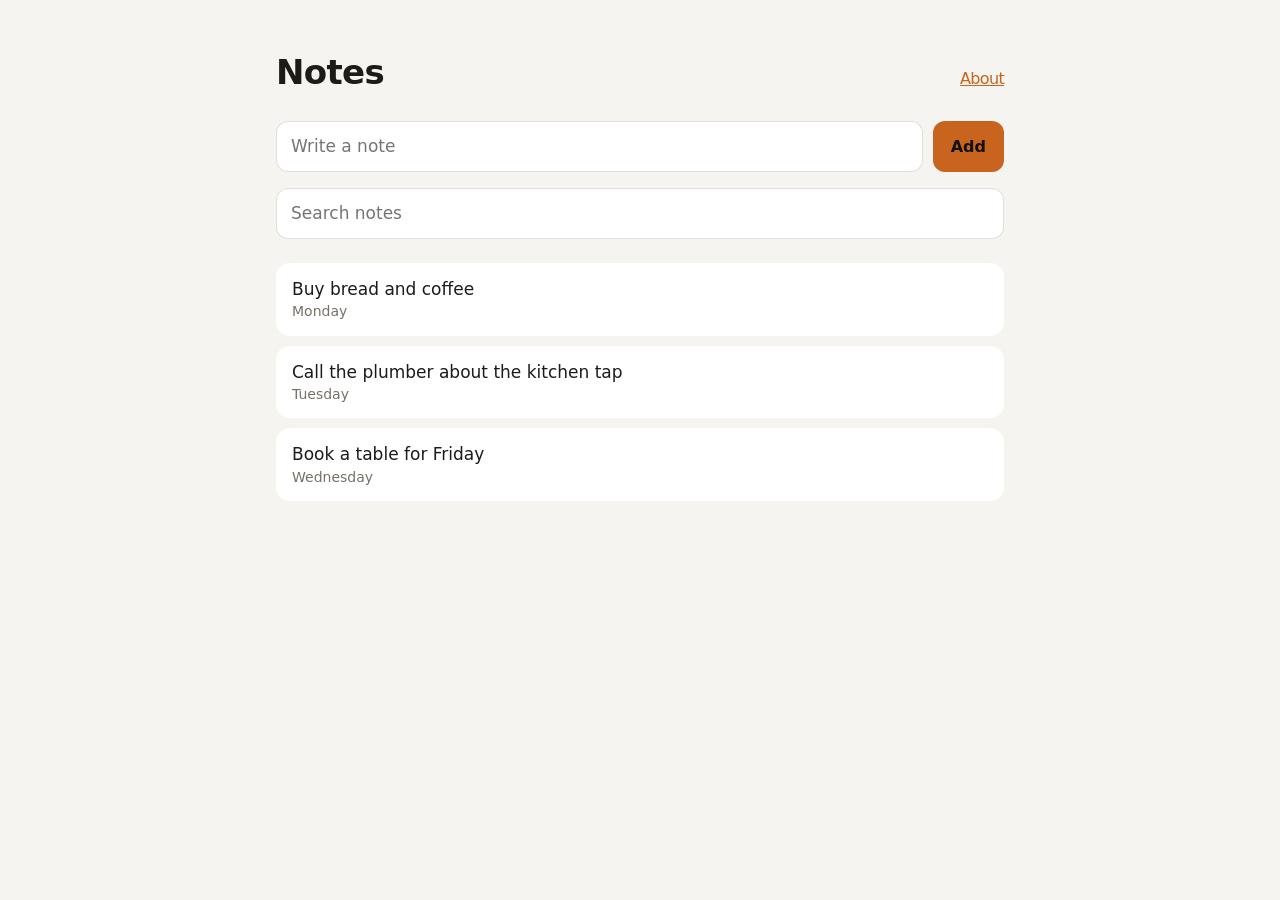
<file: examples/notes/index.html>
<!doctype html>
<html lang="en">
<head>
<meta charset="utf-8">
<meta name="viewport" content="width=device-width, initial-scale=1">
<title>Notes</title>
<style>
  :root { color-scheme: light dark; --bg: #f6f4f0; --fg: #1d1b18; --card: #fff; --muted: #77716a; --accent: #c8641e; }
  @media (prefers-color-scheme: dark) { :root { --bg: #0e0d0c; --fg: #f1ede7; --card: #1c1a18; --muted: #a39b91; --accent: #f5b43c; } }
  * { box-sizing: border-box; }
  body { margin: 0; background: var(--bg); color: var(--fg); font: 17px/1.45 -apple-system, system-ui, sans-serif; }
  main { max-width: 760px; margin: 0 auto; padding: 48px 16px; }
  h1 { margin: 0 0 24px; font-size: 34px; letter-spacing: -.02em; display: flex; justify-content: space-between; align-items: baseline; }
  h1 a { font-size: 16px; font-weight: 500; color: var(--accent); }
  form, .search { display: flex; gap: 10px; margin-bottom: 16px; }
  input { flex: 1; min-width: 0; padding: 12px 14px; border-radius: 12px; border: 1px solid #8884; background: var(--card);
          color: var(--fg); font: inherit; }
  button { padding: 12px 18px; border: 0; border-radius: 12px; background: var(--accent); color: #111; font: 600 16px system-ui; }
  ul { list-style: none; padding: 0; margin: 24px 0 0; display: grid; gap: 10px; }
  li { padding: 14px 16px; border-radius: 14px; background: var(--card); animation: in .35s ease-out; }
  li small { display: block; color: var(--muted); font-size: 14px; }
  .empty { color: var(--muted); }
  @keyframes in { from { opacity: 0; transform: translateY(6px); } }
</style>
</head>
<body>
<main>
  <h1>Notes <a id="about" href="about.html">About</a></h1>
  <form id="add">
    <input id="text" placeholder="Write a note" autocomplete="off">
    <button>Add</button>
  </form>
  <div class="search"><input id="q" placeholder="Search notes" autocomplete="off"></div>
  <ul id="list"></ul>
</main>
<script>
  // A made-up app for trying reshoot on: add notes, search them. Nothing is saved.
  const notes = [
    { text: "Buy bread and coffee", when: "Monday" },
    { text: "Call the plumber about the kitchen tap", when: "Tuesday" },
    { text: "Book a table for Friday", when: "Wednesday" },
  ];
  const list = document.querySelector("#list"), q = document.querySelector("#q");
  function show() {
    const want = q.value.trim().toLowerCase();
    const hits = notes.filter(n => n.text.toLowerCase().includes(want));
    list.innerHTML = hits.length ? hits.map(n => `<li>${n.text}<small>${n.when}</small></li>`).join("")
                                 : `<li class="empty">No notes match "${want}"</li>`;
  }
  document.querySelector("#add").addEventListener("submit", e => {
    e.preventDefault();
    const t = document.querySelector("#text");
    if (t.value.trim()) notes.unshift({ text: t.value.trim(), when: "Just now" });
    t.value = "";
    show();
  });
  q.addEventListener("input", show);
  show();
</script>
</body>
</html>
</file>
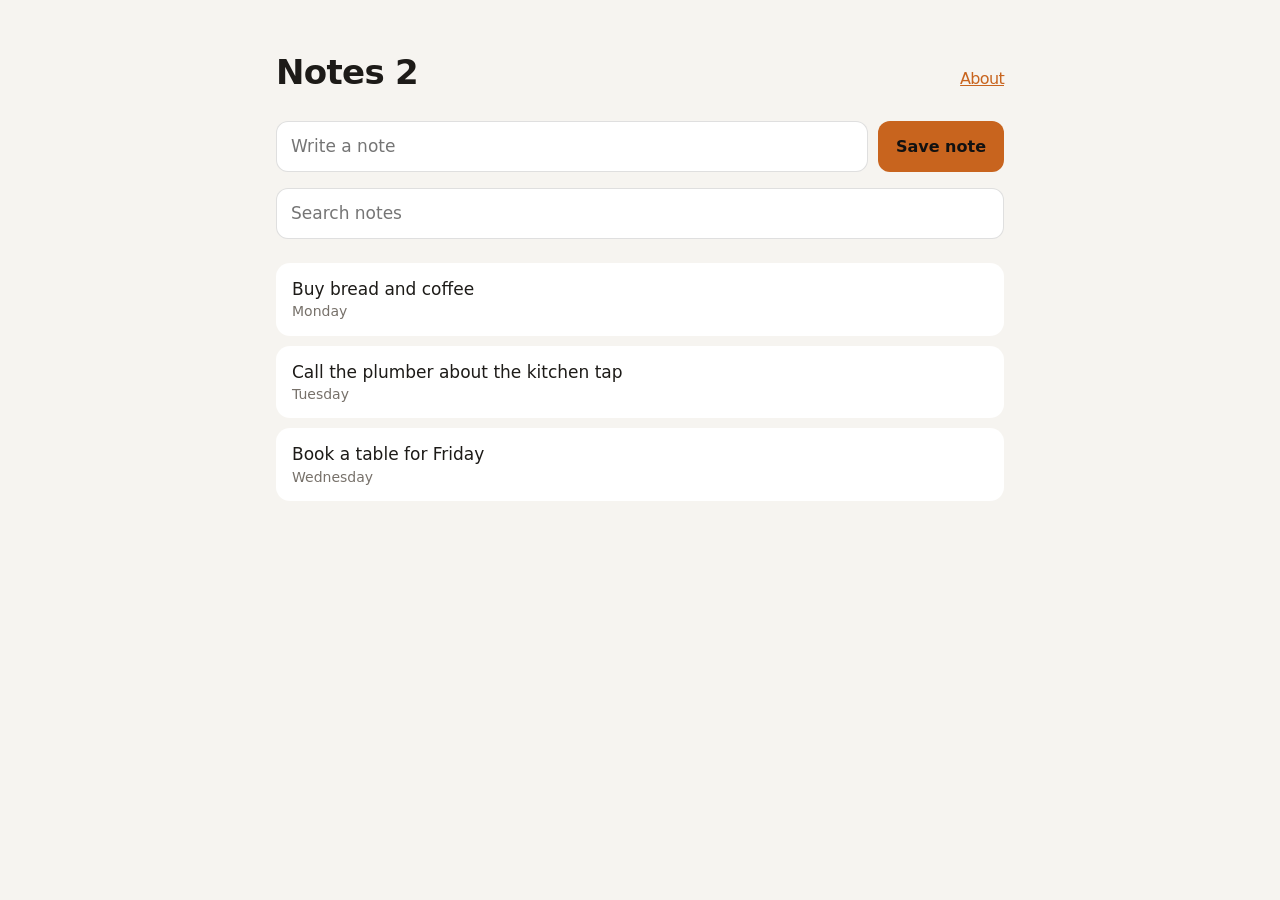
<file: examples/notes/release-v2/index.html>
<!doctype html>
<html lang="en">
<head>
<meta charset="utf-8">
<meta name="viewport" content="width=device-width, initial-scale=1">
<title>Notes</title>
<style>
  :root { color-scheme: light dark; --bg: #f6f4f0; --fg: #1d1b18; --card: #fff; --muted: #77716a; --accent: #c8641e; }
  @media (prefers-color-scheme: dark) { :root { --bg: #0e0d0c; --fg: #f1ede7; --card: #1c1a18; --muted: #a39b91; --accent: #f5b43c; } }
  * { box-sizing: border-box; }
  body { margin: 0; background: var(--bg); color: var(--fg); font: 17px/1.45 -apple-system, system-ui, sans-serif; }
  main { max-width: 760px; margin: 0 auto; padding: 48px 16px; }
  h1 { margin: 0 0 24px; font-size: 34px; letter-spacing: -.02em; display: flex; justify-content: space-between; align-items: baseline; }
  h1 a { font-size: 16px; font-weight: 500; color: var(--accent); }
  form, .search { display: flex; gap: 10px; margin-bottom: 16px; }
  input { flex: 1; min-width: 0; padding: 12px 14px; border-radius: 12px; border: 1px solid #8884; background: var(--card);
          color: var(--fg); font: inherit; }
  button { padding: 12px 18px; border: 0; border-radius: 12px; background: var(--accent); color: #111; font: 600 16px system-ui; }
  ul { list-style: none; padding: 0; margin: 24px 0 0; display: grid; gap: 10px; }
  li { padding: 14px 16px; border-radius: 14px; background: var(--card); animation: in .35s ease-out; }
  li small { display: block; color: var(--muted); font-size: 14px; }
  .empty { color: var(--muted); }
  @keyframes in { from { opacity: 0; transform: translateY(6px); } }
</style>
</head>
<body>
<main>
  <h1>Notes 2 <a id="about" href="about.html">About</a></h1>
  <form id="add">
    <input id="text" placeholder="Write a note" autocomplete="off">
    <button>Save note</button>
  </form>
  <div class="search"><input id="q" placeholder="Search notes" autocomplete="off"></div>
  <ul id="list"></ul>
</main>
<script>
  // A made-up app for trying reshoot on: add notes, search them. Nothing is saved.
  const notes = [
    { text: "Buy bread and coffee", when: "Monday" },
    { text: "Call the plumber about the kitchen tap", when: "Tuesday" },
    { text: "Book a table for Friday", when: "Wednesday" },
  ];
  const list = document.querySelector("#list"), q = document.querySelector("#q");
  function show() {
    const want = q.value.trim().toLowerCase();
    const hits = notes.filter(n => n.text.toLowerCase().includes(want));
    list.innerHTML = hits.length ? hits.map(n => `<li>${n.text}<small>${n.when}</small></li>`).join("")
                                 : `<li class="empty">No notes match "${want}"</li>`;
  }
  document.querySelector("#add").addEventListener("submit", e => {
    e.preventDefault();
    const t = document.querySelector("#text");
    if (t.value.trim()) notes.unshift({ text: t.value.trim(), when: "Just now" });
    t.value = "";
    show();
  });
  q.addEventListener("input", show);
  show();
</script>
</body>
</html>
</file>
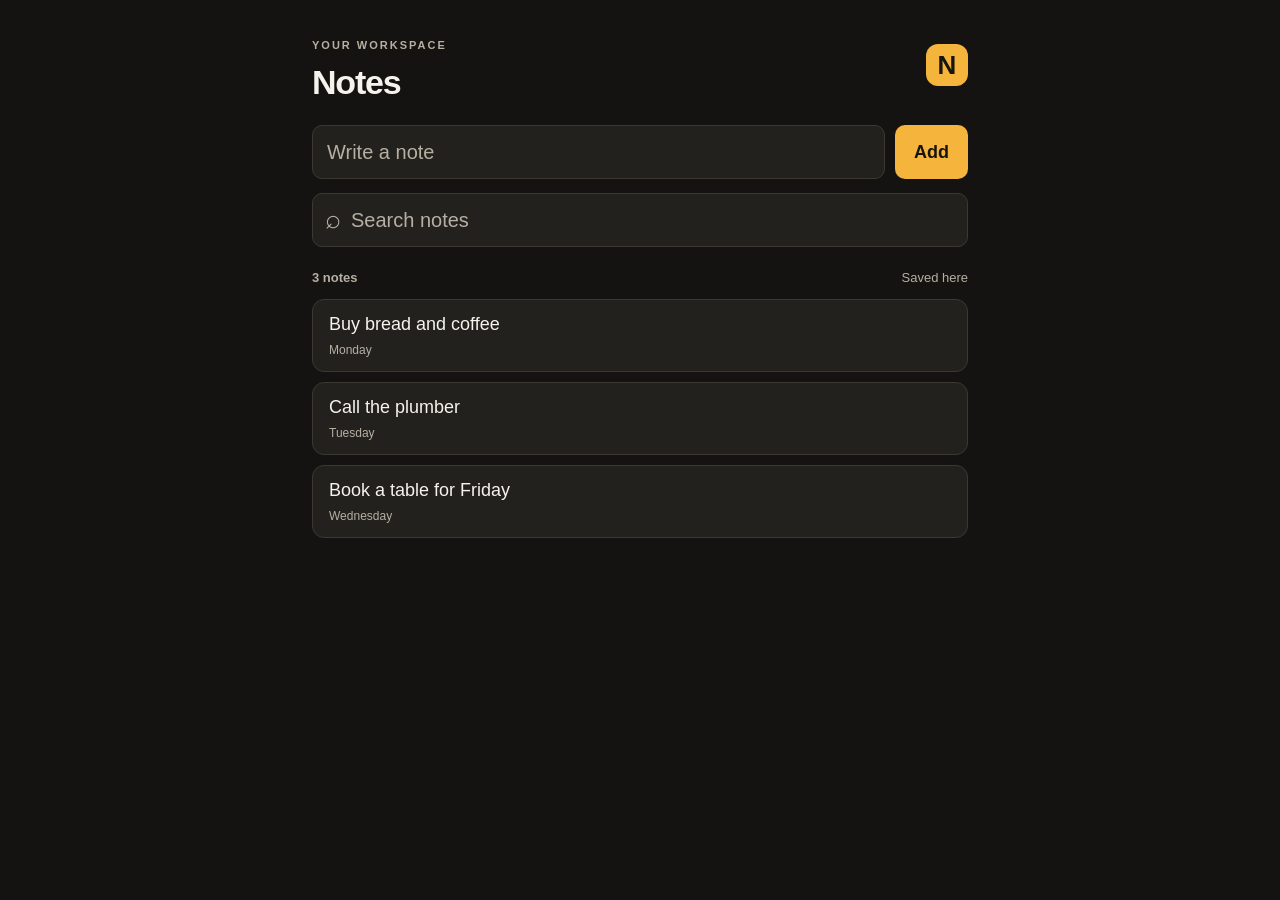
<file: examples/promo/v1/index.html>
<!doctype html>
<html lang="en"><head><meta charset="utf-8"><meta name="viewport" content="width=device-width,initial-scale=1">
<title>Notes</title><link rel="stylesheet" href="../style.css"></head>
<body data-version="1"><main>
<header><div><span class="eyebrow">YOUR WORKSPACE</span><h1>Notes</h1></div><span class="mark">N</span></header>
<form id="add"><input id="text" aria-label="Write a note" placeholder="Write a note" autocomplete="off"><button>Add</button></form>
<div class="search"><span aria-hidden="true">⌕</span><input id="q" aria-label="Search notes" placeholder="Search notes" autocomplete="off"></div>
<div class="list-heading"><span id="count">3 notes</span><span class="local">Saved here</span></div>
<ul id="list"></ul><p class="empty" id="empty" hidden>No matching notes</p>
</main><script src="../app.js"></script></body></html>
</file>
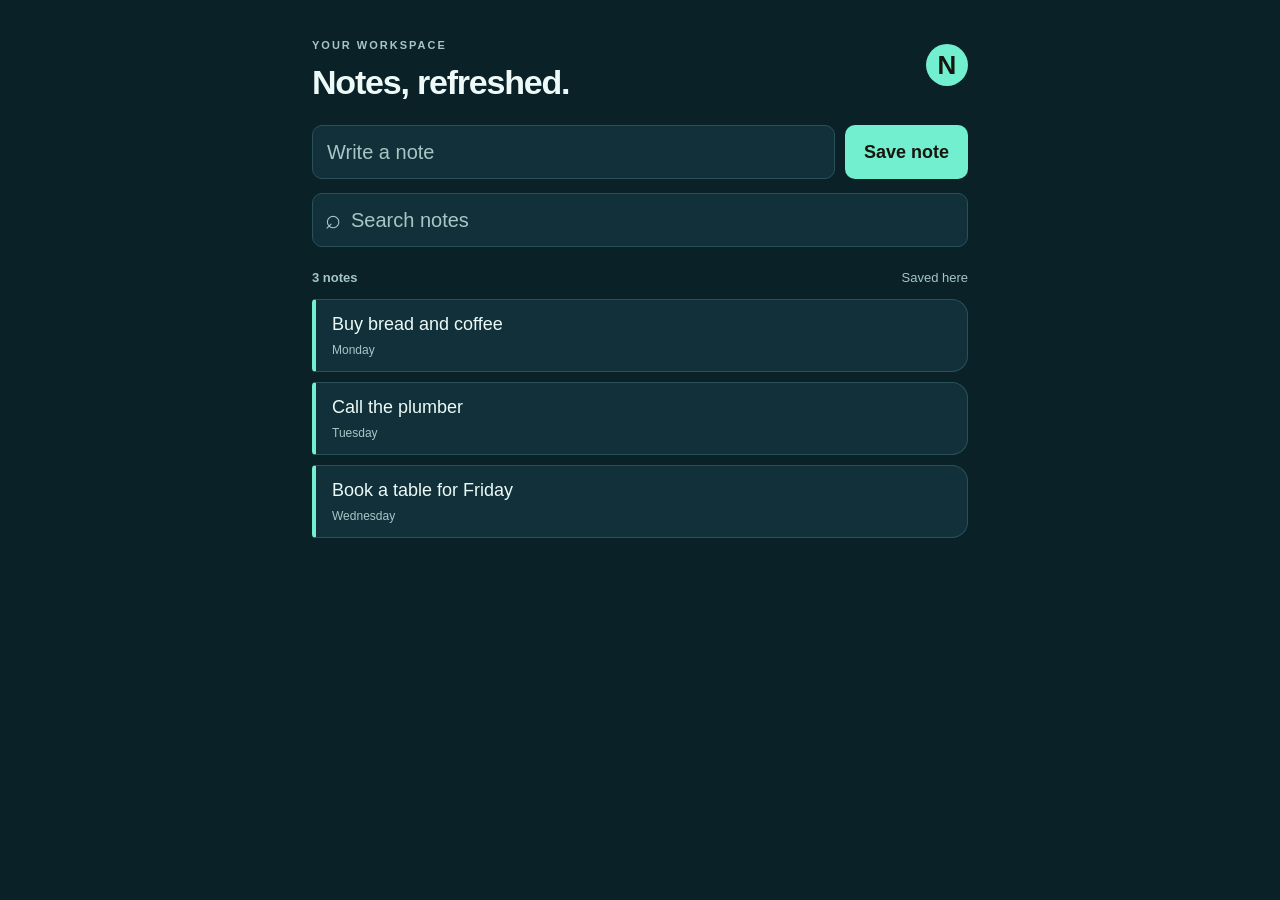
<file: examples/promo/v2/index.html>
<!doctype html>
<html lang="en"><head><meta charset="utf-8"><meta name="viewport" content="width=device-width,initial-scale=1">
<title>Notes, refreshed</title><link rel="stylesheet" href="../style.css"></head>
<body data-version="2"><main>
<header><div><span class="eyebrow">YOUR WORKSPACE</span><h1>Notes, refreshed.</h1></div><span class="mark">N</span></header>
<form id="add"><input id="text" aria-label="Write a note" placeholder="Write a note" autocomplete="off"><button>Save note</button></form>
<div class="search"><span aria-hidden="true">⌕</span><input id="q" aria-label="Search notes" placeholder="Search notes" autocomplete="off"></div>
<div class="list-heading"><span id="count">3 notes</span><span class="local">Saved here</span></div>
<ul id="list"></ul><p class="empty" id="empty" hidden>No matching notes</p>
</main><script src="../app.js"></script></body></html>
</file>
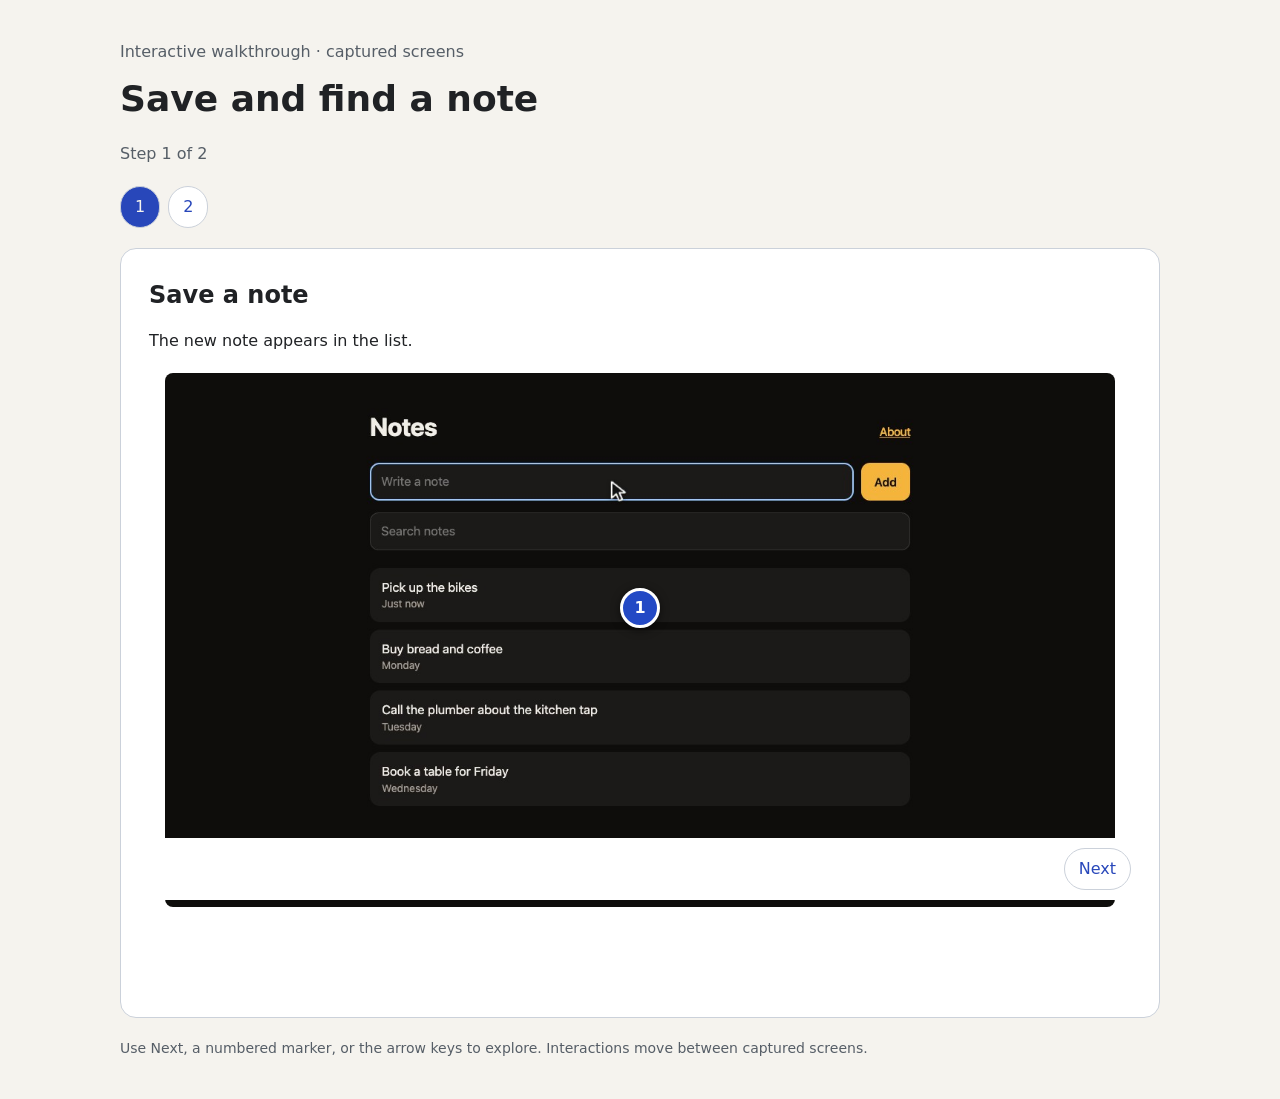
<file: docs/look/notes-tour.html>
<!doctype html><html lang="en"><head><meta charset="utf-8"><meta name="viewport" content="width=device-width,initial-scale=1">
<meta http-equiv="Content-Security-Policy" content="default-src 'none'; img-src data:; style-src 'unsafe-inline'; script-src 'sha256-cjfLuhtcDnCFigeNDzibrhfsHVkpFAHL0l2miYAKDiA='; base-uri 'none'; form-action 'none'; connect-src 'none'">
<meta name="referrer" content="no-referrer"><title>Save and find a note</title><style>
:root { color-scheme:light dark; --bg:#f5f3ee; --panel:#fff; --ink:#202225; --muted:#565e67; --accent:#2847ba; --line:#cbd1da }
@media(prefers-color-scheme:dark) { :root { --bg:#111316; --panel:#1c2026; --ink:#f4f5f8; --muted:#b4bdca; --accent:#acbaff; --line:#465160 } }
* { box-sizing:border-box } body { margin:0; background:var(--bg); color:var(--ink); font:16px/1.5 system-ui,sans-serif }
main { max-width:1120px; margin:auto; padding:clamp(16px,4vw,40px) } h1 { font-size:clamp(24px,4vw,36px); margin:0 0 8px; overflow-wrap:anywhere }
h2 { font-size:24px; margin:0 0 8px; overflow-wrap:anywhere } h2:focus { outline:none } p { white-space:pre-wrap; overflow-wrap:anywhere }
.eyebrow, footer, #progress { color:var(--muted) } .eyebrow { margin:0 0 8px } nav { display:flex; flex-wrap:wrap; gap:8px; margin:20px 0 }
a { color:var(--accent) } .pill { border:1px solid var(--line); border-radius:999px; padding:8px 14px; text-decoration:none; background:var(--panel) }
.pill[aria-current] { background:var(--accent); color:var(--bg) } :focus-visible { outline:3px solid var(--accent); outline-offset:4px }
.step { background:var(--panel); border:1px solid var(--line); border-radius:16px; padding:clamp(14px,3vw,28px); margin-bottom:20px }
.step[hidden] { display:none } .screen { position:relative; margin:20px 16px; } .screen img { width:100%; height:auto; display:block; border-radius:8px }
.marker { position:absolute; transform:translate(-50%,-50%); min-width:40px; min-height:40px; border:3px solid #fff; border-radius:999px; display:grid; place-items:center; background:#2349c5; color:white; font-weight:700; text-decoration:none; box-shadow:0 2px 8px #0008 }
.controls { display:flex; flex-wrap:wrap; justify-content:space-between; gap:12px; margin-top:20px; position:sticky; bottom:0; background:var(--panel); padding:10px 0 } footer { margin-top:20px; font-size:14px }
@media print { .step[hidden] { display:block } nav,.controls,.marker { display:none } .step { break-inside:avoid } }
</style></head>
<body><main><p class="eyebrow">Interactive walkthrough · captured screens</p><h1>Save and find a note</h1><p id="progress" role="status" aria-live="polite"></p>
<nav aria-label="Tour steps"><a class="pill" href="#step-1" data-go="0" data-step="0" aria-label="Step 1: Save a note">1</a><a class="pill" href="#step-2" data-go="1" data-step="1" aria-label="Step 2: Find it by a word">2</a></nav><section class="step" id="step-1" aria-labelledby="heading-1">
<h2 id="heading-1" tabindex="-1">Save a note</h2><p>The new note appears in the list.</p>
<div class="screen"><img src="[data-uri]" width="1280" height="720" alt="The saved bike note appears above the earlier notes"><a class="marker" style="left:50%;top:44%" href="#step-2" data-go="1" aria-label="Next: Find it by a word">1</a></div>
<div class="controls"><span></span><a class="pill" href="#step-2" data-go="1">Next</a></div></section><section class="step" id="step-2" aria-labelledby="heading-2">
<h2 id="heading-2" tabindex="-1">Find it by a word</h2><p>Search narrows the list to the matching note.</p>
<div class="screen"><img src="[data-uri]" width="1280" height="720" alt="Search shows the saved bike note"></div>
<div class="controls"><a class="pill" href="#step-1" data-go="0">Back</a><a class="pill" href="#step-1" data-go="0">Restart tour</a></div></section>
<footer>Use Next, a numbered marker, or the arrow keys to explore. Interactions move between captured screens.</footer>
<noscript><p>JavaScript is off. Scroll to read every step.</p></noscript></main><script>(() => {
  const steps = [...document.querySelectorAll('.step')], links = [...document.querySelectorAll('[data-step]')];
  const status = document.getElementById('progress');
  let current = -1;
  const show = (index, focus = true) => {
    current = Math.max(0, Math.min(steps.length - 1, index));
    steps.forEach((step, i) => step.hidden = i !== current);
    links.forEach(link => {
      if (+link.dataset.step === current) link.setAttribute('aria-current', 'step');
      else link.removeAttribute('aria-current');
    });
    status.textContent = `Step ${current + 1} of ${steps.length}`;
    if (focus) { steps[current].querySelector('h2').focus({preventScroll: true}); window.scrollTo({top: 0, behavior: 'instant'}); }
  };
  const fromHash = () => {
    const match = /^#step-(\d+)$/.exec(location.hash);
    const index = Math.max(0, Math.min(steps.length - 1, match ? +match[1] - 1 : 0));
    if (index !== current) show(index, current >= 0);
  };
  document.addEventListener('click', event => {
    const link = event.target.closest('[data-go]');
    if (!link) return;
    event.preventDefault();
    const index = +link.dataset.go;
    show(index);
  });
  document.addEventListener('keydown', event => {
    if (event.altKey || event.ctrlKey || event.metaKey || event.shiftKey || /INPUT|TEXTAREA|SELECT/.test(event.target.tagName)) return;
    const index = {ArrowRight: Math.min(steps.length - 1, current + 1), ArrowLeft: Math.max(0, current - 1), Home: 0, End: steps.length - 1}[event.key];
    if (index == null) return;
    event.preventDefault();
    show(index);
  });
  window.addEventListener('hashchange', fromHash);
  fromHash();
})();
</script></body></html>
</file>
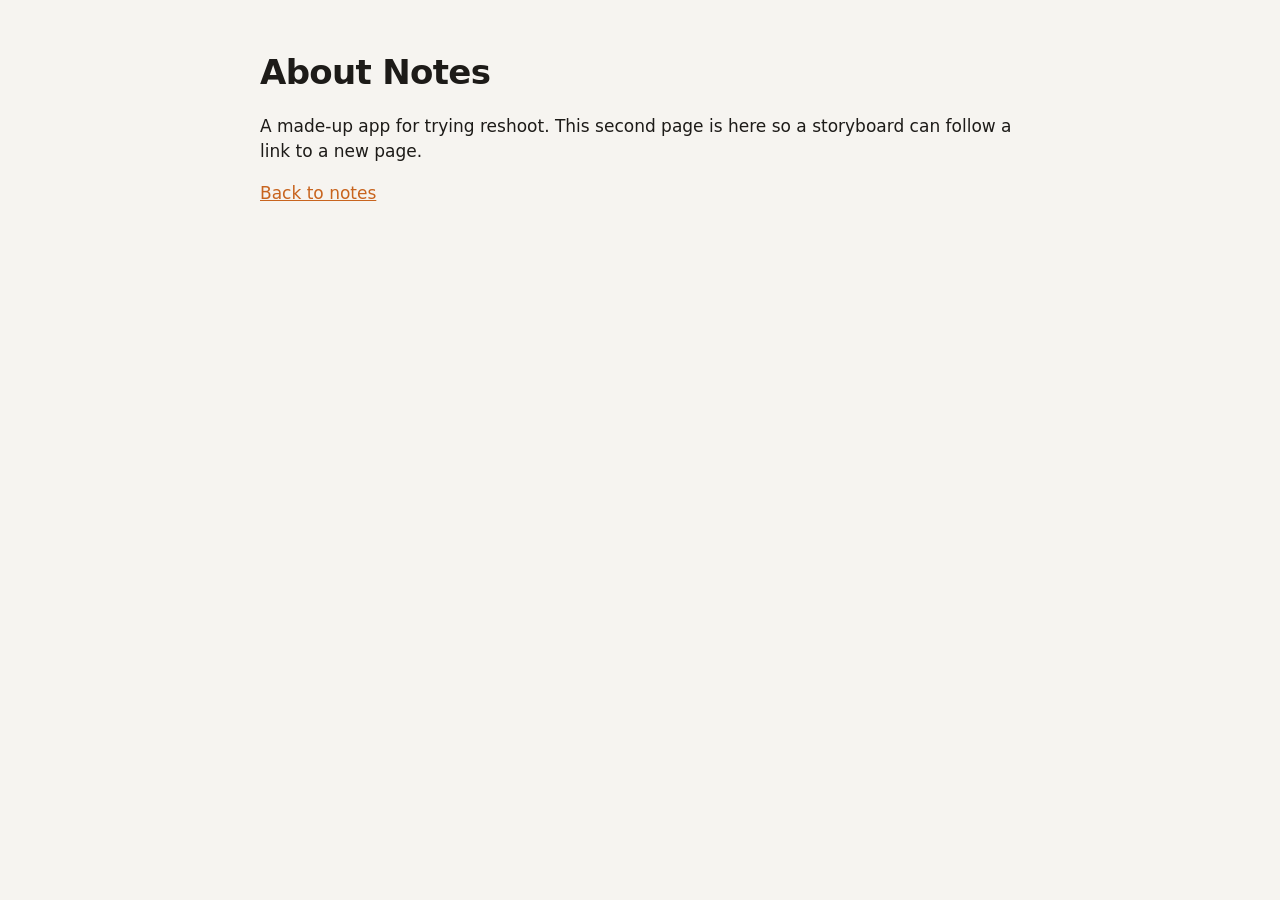
<file: examples/notes/about.html>
<!doctype html>
<html lang="en">
<head>
<meta charset="utf-8">
<meta name="viewport" content="width=device-width, initial-scale=1">
<title>About Notes</title>
<style>
  :root { color-scheme: light dark; --bg: #f6f4f0; --fg: #1d1b18; --muted: #77716a; --accent: #c8641e; }
  @media (prefers-color-scheme: dark) { :root { --bg: #0e0d0c; --fg: #f1ede7; --muted: #a39b91; --accent: #f5b43c; } }
  body { margin: 0; background: var(--bg); color: var(--fg); font: 17px/1.45 -apple-system, system-ui, sans-serif; }
  main { max-width: 760px; margin: 0 auto; padding: 48px 16px; }
  h1 { margin: 0 0 16px; font-size: 34px; letter-spacing: -.02em; }
  a { color: var(--accent); }
</style>
</head>
<body>
<main>
  <h1>About Notes</h1>
  <p>A made-up app for trying reshoot. This second page is here so a storyboard can follow a link to a new page.</p>
  <p><a id="back" href="index.html">Back to notes</a></p>
</main>
</body>
</html>
</file>
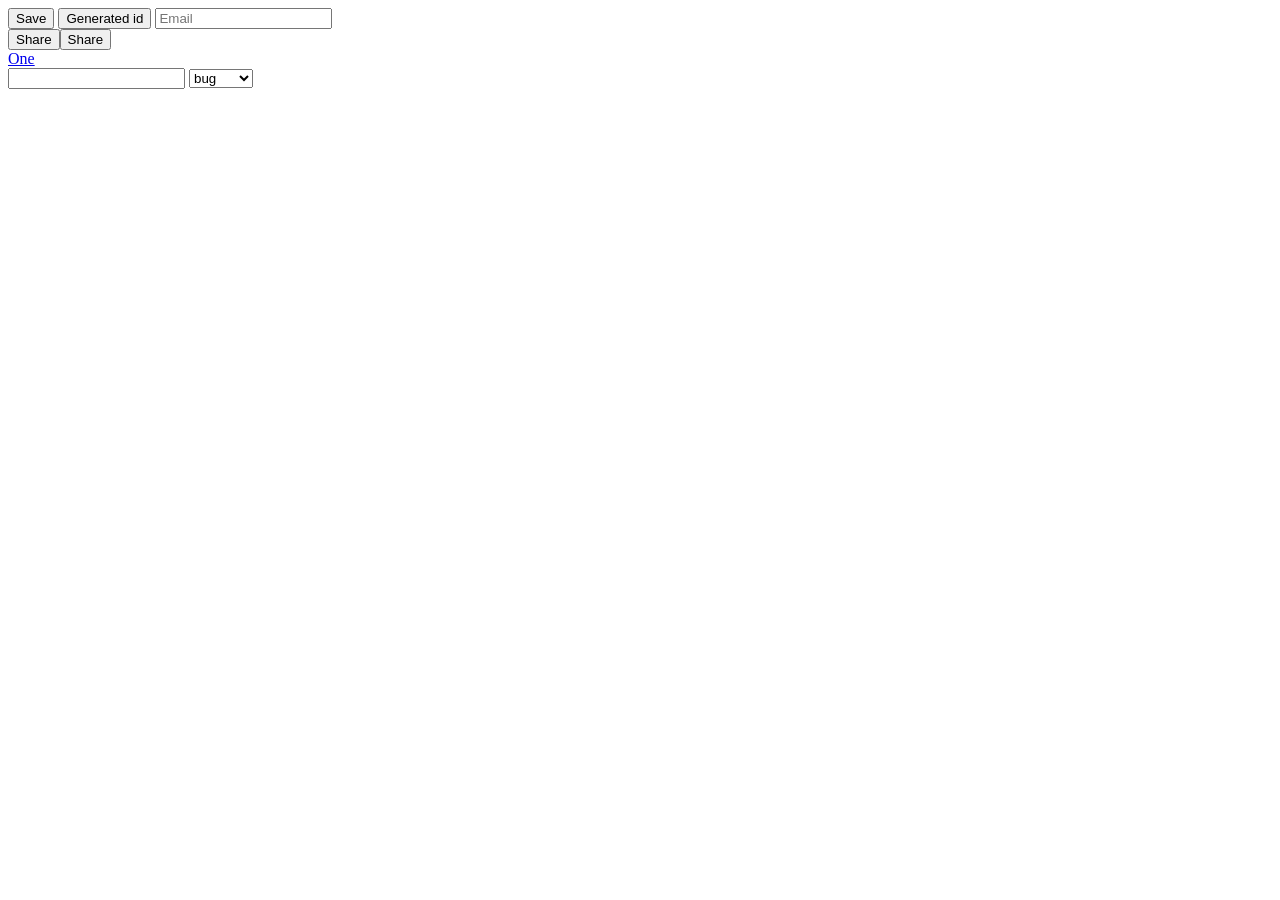
<file: tests/boards/selectors.html>
<!doctype html>
<meta charset="utf-8">
<title>Selectors</title>
<!-- For the tests: elements found in different ways. -->
<button data-testid="save">Save</button>
<button id="css-8f3k2z">Generated id</button>
<input name="email" placeholder="Email">
<div class="toolbar"><button>Share</button><button>Share</button></div>
<nav><a href="#one">One</a></nav>
<input id="pw" type="password">
<select id="label"><option value="b">bug</option><option value="f">feature</option></select>
</file>
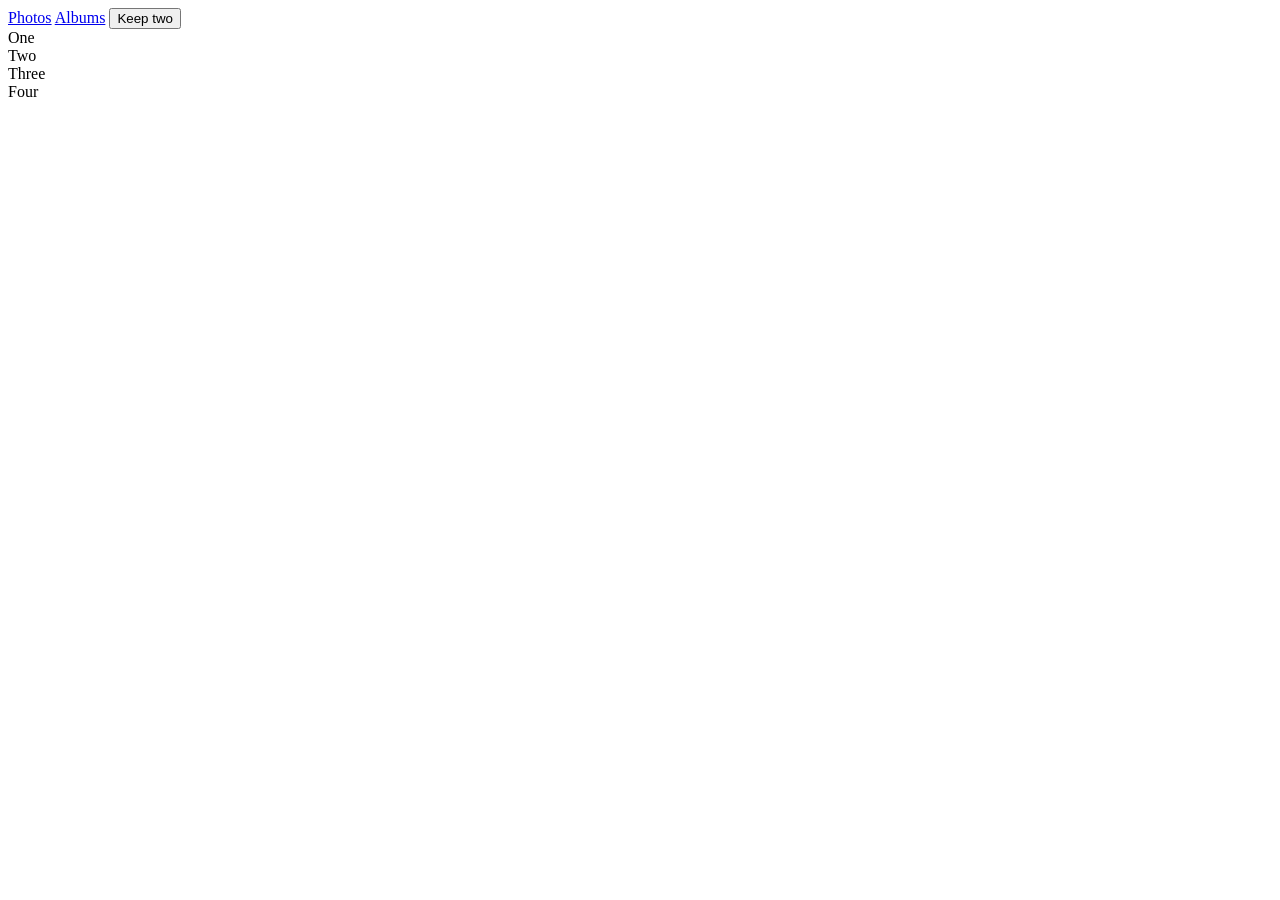
<file: tests/boards/tabs.html>
<!doctype html>
<meta charset="utf-8">
<title>Tabs</title>
<nav><a href="#" id="photos-tab">Photos</a> <a href="#" id="albums-tab">Albums</a> <button id="trim">Keep two</button></nav>
<div id="photos"><div>One</div><div>Two</div><div>Three</div><div>Four</div></div>
<div id="albums" hidden><div>Trip</div></div>
<script>
  const show = (on, off) => { document.getElementById(on).hidden = false; document.getElementById(off).hidden = true; };
  document.getElementById('albums-tab').onclick = e => { e.preventDefault(); show('albums', 'photos'); };
  document.getElementById('photos-tab').onclick = e => { e.preventDefault(); show('photos', 'albums'); };
  document.getElementById('trim').onclick = () => { const p = document.getElementById('photos'); while (p.children.length > 2) p.lastElementChild.remove(); };
</script>
</file>
<file: examples/promo/style.css>
:root{color-scheme:dark;font:20px/1.4 -apple-system,BlinkMacSystemFont,"Segoe UI",sans-serif;--bg:#141311;--card:#22211e;--fg:#f6f3ec;--muted:#b6afa2;--accent:#f5b43c;--line:#3b3831}
*{box-sizing:border-box}body{margin:0;background:var(--bg);color:var(--fg)}main{padding:28px 32px;max-width:720px;margin:auto}header{display:flex;justify-content:space-between;align-items:center;margin-bottom:23px}.eyebrow{font-size:11px;font-weight:700;letter-spacing:2px;color:var(--muted)}h1{font-size:34px;letter-spacing:-1.2px;line-height:1.15;margin:7px 0 0}.mark{width:42px;height:42px;border-radius:12px;display:grid;place-items:center;background:var(--accent);color:#171510;font-size:26px;font-weight:800}
form,.search{display:flex;gap:10px}form{margin-bottom:14px}input,button{font:inherit;border-radius:10px}input{width:100%;min-width:0;border:1px solid var(--line);padding:12px 14px;background:var(--card);color:var(--fg);outline:none}input:focus{border-color:var(--accent)}input::placeholder{color:var(--muted)}button{white-space:nowrap;padding:10px 19px;font-size:18px;font-weight:750;color:#18150e;border:0;background:var(--accent)}.search{align-items:center;border:1px solid var(--line);border-radius:10px;padding:0 12px;background:var(--card)}.search span{font-size:27px;color:var(--muted)}.search input{border:0;padding-left:0;background:transparent}.list-heading{margin:22px 0 12px;display:flex;justify-content:space-between;font-size:13px;color:var(--muted);font-weight:600}.local{font-weight:400}ul{list-style:none;margin:0;padding:0;display:grid;gap:10px}li{padding:13px 16px;background:var(--card);border:1px solid var(--line);border-radius:12px;line-height:1.3;font-size:18px}small{display:block;color:var(--muted);font-size:12px;margin-top:6px}.empty{color:var(--muted)}
body[data-version="2"]{--bg:#092127;--card:#123039;--fg:#edfaf8;--muted:#a6c6c6;--accent:#72efcf;--line:#2a5159}body[data-version="2"] main{padding-top:28px}body[data-version="2"] .mark{border-radius:50%}body[data-version="2"] li{border-left:4px solid var(--accent);border-radius:4px 16px 16px 4px}body[data-version="2"] h1{font-size:34px}
</file>
